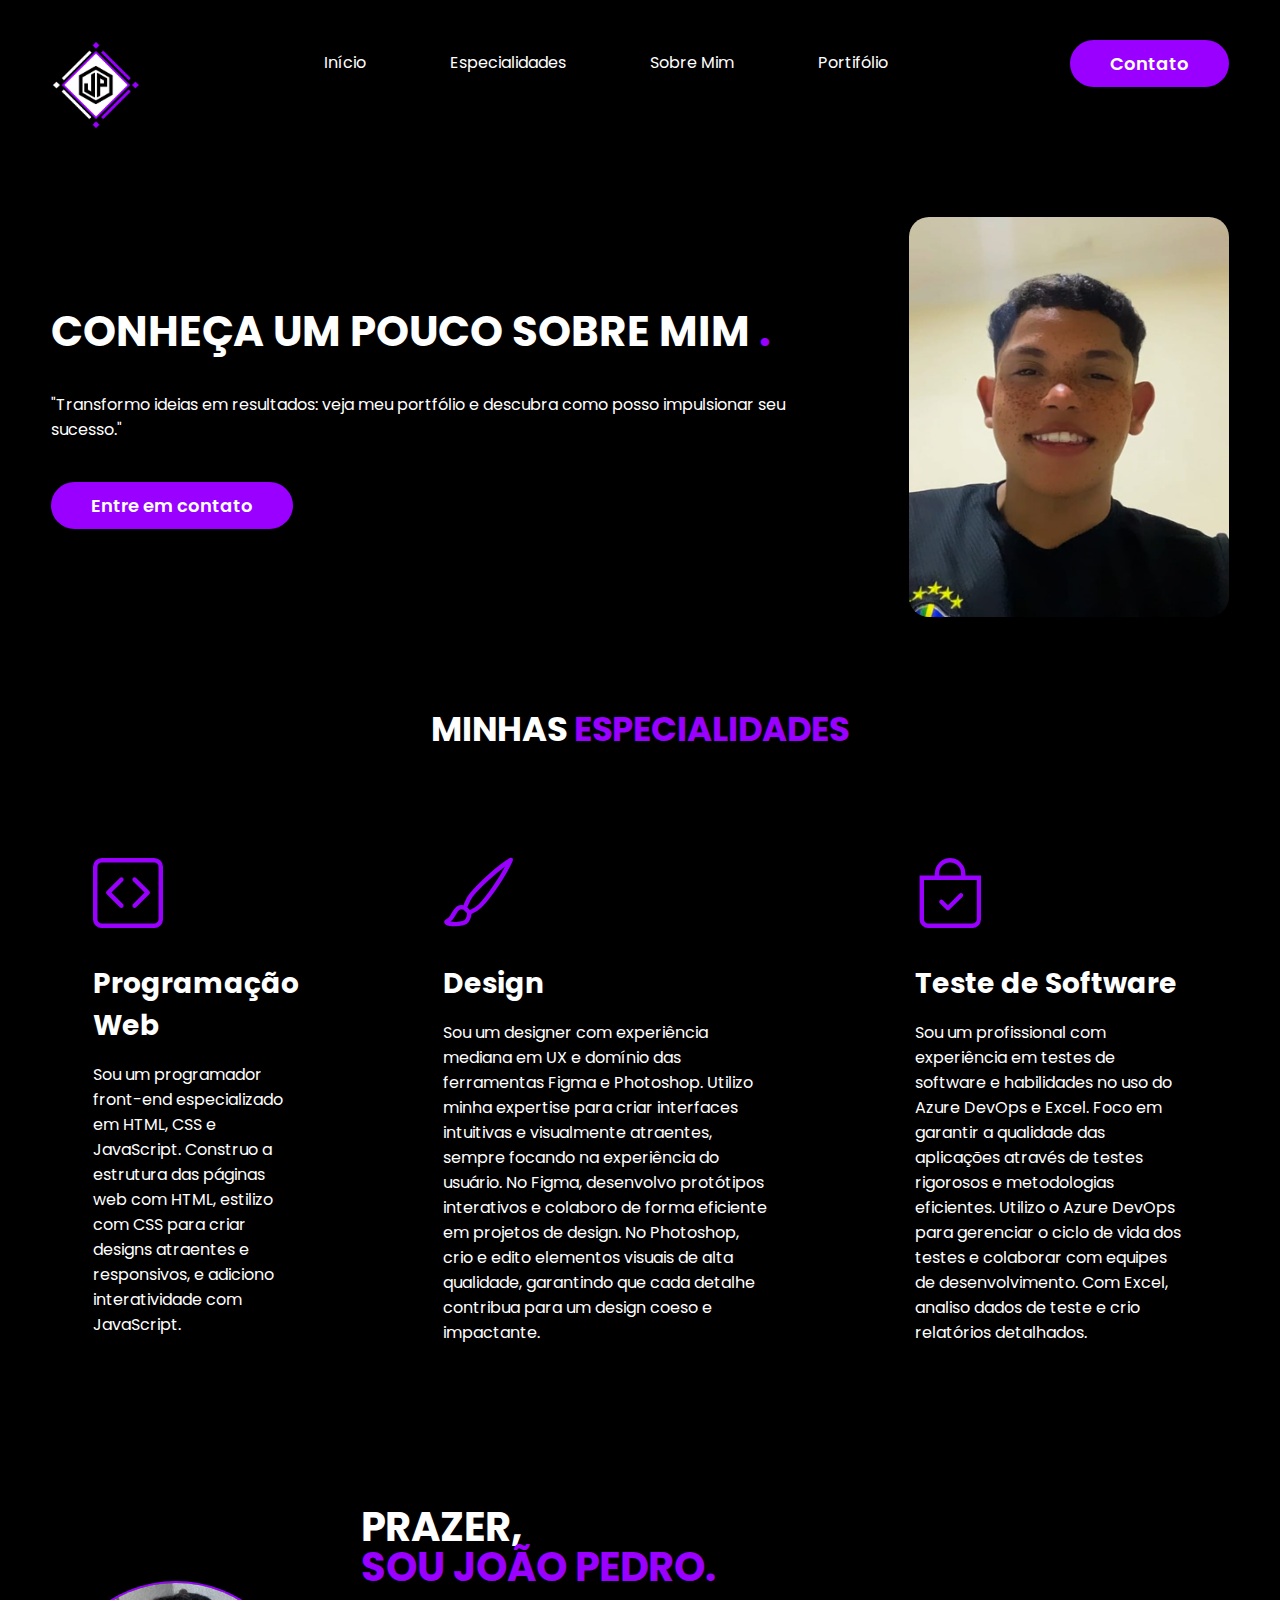
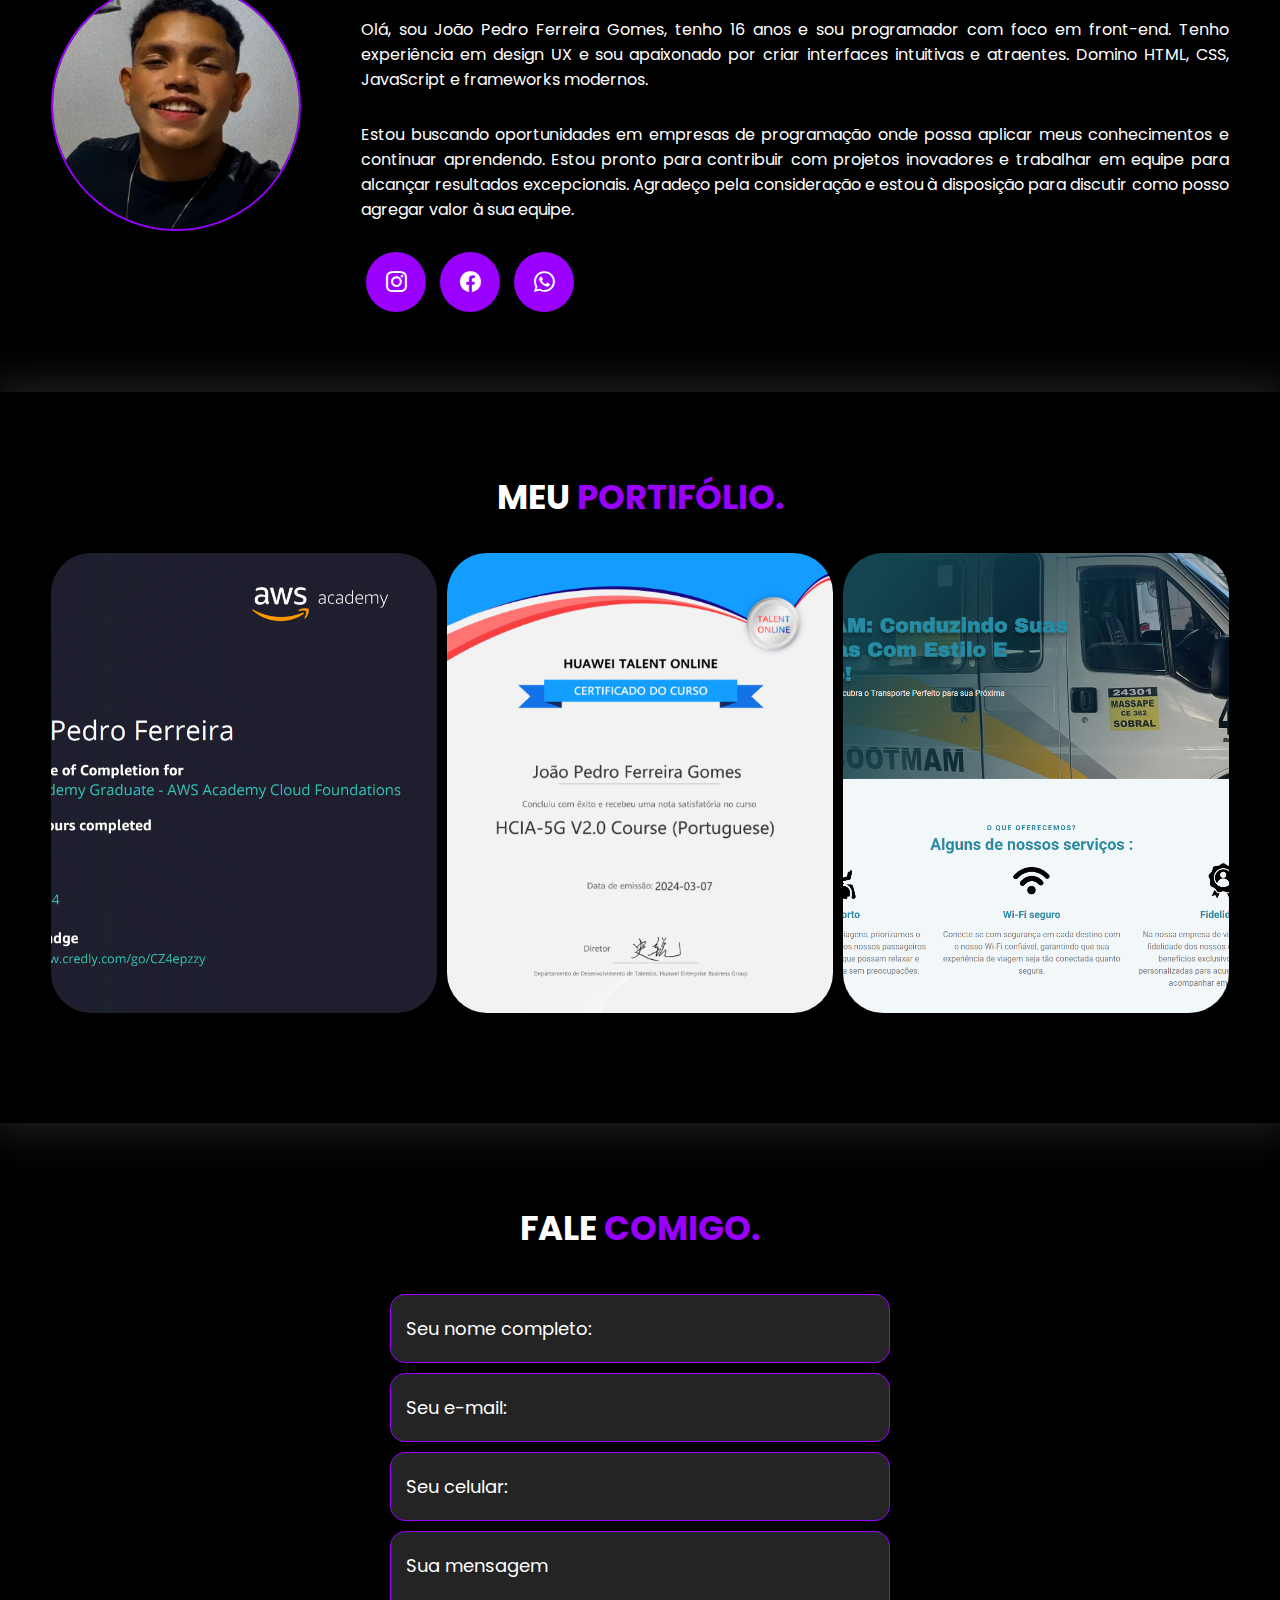
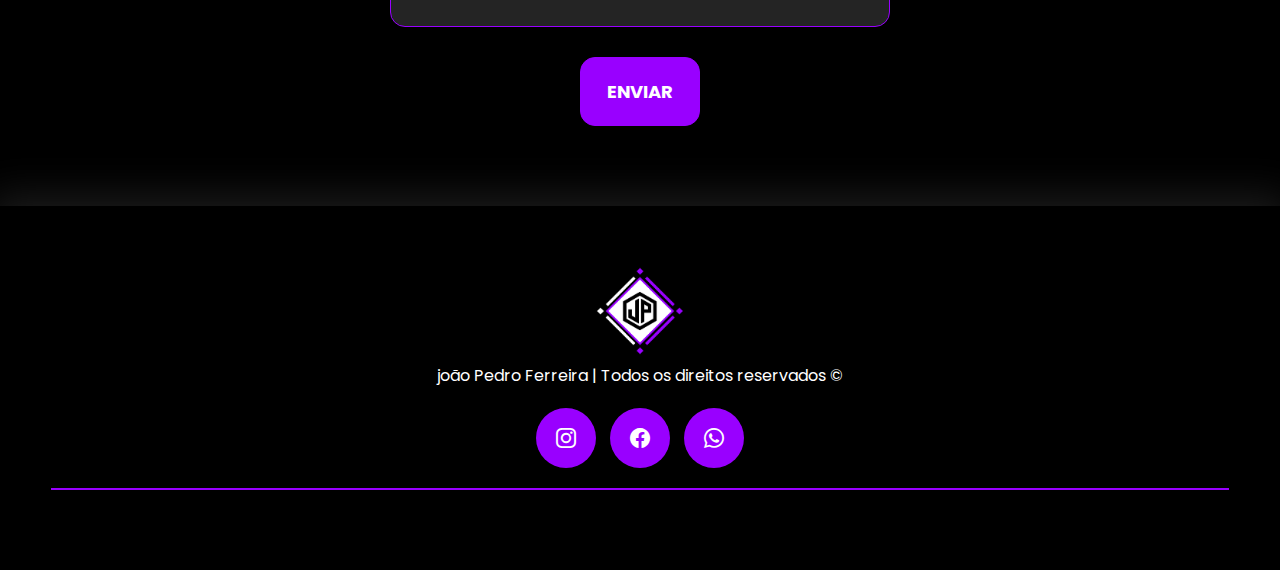
<file: index.html>
<!DOCTYPE html>
<html lang="en">
<head>
    <meta charset="UTF-8">
    <meta name="viewport" content="width=device-width, initial-scale=1.0">
    <link rel="preconnect" href="https://fonts.googleapis.com">
    <link rel="preconnect" href="https://fonts.gstatic.com" crossorigin>
    <link href="https://fonts.googleapis.com/css2?family=Poppins:ital,wght@0,100;0,200;0,300;0,400;0,500;0,600;0,700;0,800;0,900;1,100;1,200;1,300;1,400;1,500;1,600;1,700;1,800;1,900&display=swap" rel="stylesheet">
    <link rel="stylesheet" href="https://cdn.jsdelivr.net/npm/bootstrap-icons@1.11.3/font/bootstrap-icons.min.css">
    <title>Portfólio</title>
    <link rel="stylesheet" href="CSS/style.css">
</head>
<body>
    <header>
        <div class="interface">
            <div class="logo">
                <a href="#">
                    <img src="img/Untitled.png" alt="">
                </a>
            </div><!--logo-->
            <nav class="menu-desktop">
                <ul>
                    <li><a href="#inicio">Início</a></li>
                    <li><a href="#especialidades">Especialidades</a></li>
                    <li><a href="#sobre">Sobre Mim</a></li>
                    <li><a href="#port">Portifólio</a></li>
                </ul>
            </nav>
            <div class="bnt-contato">
                <a href="#contato">
                    <button>Contato</button>
                </a> 

            </div>
        </div>
    </header>
    <main>
        <section class="topo-do-site">
            <div class="interface">
                <div class="flex" id="top">
                    <div class="txt-topo-do-site">
                        <h1>CONHEÇA UM POUCO SOBRE MIM <span>.</span></h1>
                        <p>"Transformo ideias em resultados: veja meu portfólio e descubra como posso impulsionar seu sucesso."</p>
                        <div class="bnt-contato">
                            <a href="#contato">
                                <button>Entre em contato</button>
                            </a>
                        </div>
                    </div>
                    <div class="img-top-site">
                        <img src="img/jp.jpeg" style="width: 320px; height: 400px;" alt="">
                    </div>
                </div>
            </div>
        </section>
        
        
        <section class="especialidades" id="especialidades">
            <div class="interface">
                <h2 class="titulo">MINHAS <span>ESPECIALIDADES</span></h2>
                <div class="flex">
                    <div class="especialidades-box">
                        <i class="bi bi-code-square"></i>
                        <h3>Programação Web</h3>
                        <p>Sou um programador front-end especializado em HTML, CSS e JavaScript. Construo a estrutura das páginas web com HTML, estilizo com CSS para criar designs atraentes e responsivos, e adiciono interatividade com JavaScript.</p>
                    </div>
                    <div class="especialidades-box">
                        <i class="bi bi-brush"></i>
                        <h3>Design</h3>
                        <p>Sou um designer com experiência mediana em UX e domínio das ferramentas Figma e Photoshop. Utilizo minha expertise para criar interfaces intuitivas e visualmente atraentes, sempre focando na experiência do usuário. No Figma, desenvolvo protótipos interativos e colaboro de forma eficiente em projetos de design. No Photoshop, crio e edito elementos visuais de alta qualidade, garantindo que cada detalhe contribua para um design coeso e impactante.</p>
                    </div>
                    <div class="especialidades-box">
                        <i class="bi bi-bag-check"></i>
                        <h3>Teste de Software</h3>
                        <p>Sou um profissional com experiência em testes de software e habilidades no uso do Azure DevOps e Excel. Foco em garantir a qualidade das aplicações através de testes rigorosos e metodologias eficientes. Utilizo o Azure DevOps para gerenciar o ciclo de vida dos testes e colaborar com equipes de desenvolvimento. Com Excel, analiso dados de teste e crio relatórios detalhados.</p>
                    </div>
                </div> 
            </div>
        
        </section>
        
        
        <section class="sobre" id="sobre"> 
            <div class="interface">
                <div class="flex">
                    <div class="img-sobre">
                        <img src="img/img-sobre.jpeg" alt="">
                    </div>
                    <div class="txt-sobre">
                        <h2>PRAZER, <span>SOU JOÃO PEDRO.</span></h2>
                        <p>Olá, sou João Pedro Ferreira Gomes, tenho 16 anos e sou programador com foco em front-end. Tenho experiência em design UX e sou apaixonado por criar interfaces intuitivas e atraentes. Domino HTML, CSS, JavaScript e frameworks modernos.</p>
                        <p>Estou buscando oportunidades em empresas de programação onde possa aplicar meus conhecimentos e continuar aprendendo. Estou pronto para contribuir com projetos inovadores e trabalhar em equipe para alcançar resultados excepcionais. Agradeço pela consideração e estou à disposição para discutir como posso agregar valor à sua equipe.</p>
                        <div class="btn-social">
                            <a href="https://www.instagram.com/jp.ferreiira_?igsh=eW1iaGo3c2Z5c2gw"><button><i class="bi bi-instagram"></i></button></a>
                            <a href="https://www.facebook.com/joaopedro.ferreiragomes.33?mibextid=ZbWKwL"><button><i class="bi bi-facebook"></i></button></a>
                            <a href="https://wa.me/qr/LUDLJVDPQM6RN1"><button><i class="bi bi-whatsapp"></i></button></a>
                            
                        </div>
                    </div>
                </div>
            </div>
        </section>
        
        
        <section class="portifolio" id="port">
            <div class="interface">
                <h2 class="titulo">MEU <span>PORTIFÓLIO.</span></h2>
                <div class="flex">
                    <div class="img-port" style="background-image: url(img/certificado\ AWS.png);width: 500px;"></div>
                    <div class="img-port" style="background-image: url(img/certificado_hauwei.png); width: 500px;"></div>
                    <div class="img-port" style="background-image: url(img/wordpress-topic.png); width: 500px; background-position: center; background-size: cover;"></div>
                </div>
            </div>
        </section>
   
        <section class="formulario" id="contato">
            <div class="interface">
                <h2 class="titulo">FALE <span>COMIGO.</span></h2>

                <form action="">
                    <input type="text" name="" id="" placeholder="Seu nome completo:" required>
                    <input type="text" name="" id="" placeholder="Seu e-mail:" required>
                    <input type="text" name="" id="" placeholder="Seu celular:">
                    <textarea name="" id="" placeholder="Sua mensagem" required></textarea>
                    <div class="btn-enviar"><input type="submit" value="ENVIAR" href="mailto:joaopedrofh07@gmail.com"></div>
                </form>
            </div><!--interface-->
        </section><!--formulario-->

    </main>

    <footer>
        <div class="interface">
            <div class="line-footer">
                <div class="flex">
                    <div class="logo-footer">
                        <img src="img/Untitled.png" alt="">
                    </div><!--logo-footer-->
                    <p>joão Pedro Ferreira | Todos os direitos reservados &copy;</p>
                    <div class="btn-social">
                        <div class="btn-social">
                            <a href="https://www.instagram.com/jp.ferreiira_?igsh=eW1iaGo3c2Z5c2gw"><button><i class="bi bi-instagram"></i></button></a>
                            <a href="https://www.facebook.com/joaopedro.ferreiragomes.33?mibextid=ZbWKwL"><button><i class="bi bi-facebook"></i></button></a>
                            <a href="https://wa.me/qr/LUDLJVDPQM6RN1"><button><i class="bi bi-whatsapp"></i></button></a>
                        </div>
                    </div><!--btn-social-->
                </div>
            </div><!--line-footer-->

            <div class="line-footer borda">
            </div><!--line-footer-->
        </div><!--interface-->
    </footer>

    <script>
        
let btnMenu = document.getElementById('btn-menu')
let menu = document.getElementById('menu-mobile')
let overlay = document.getElementById('overlay-menu')

btnMenu.addEventListener('click', ()=>{
    menu.classList.add('abrir-menu')
})

menu.addEventListener('click', ()=>{
    menu.classList.remove('abrir-menu')
})

overlay.addEventListener('click', ()=>{
    menu.classList.remove('abrir-menu')
})

    </script>

</body>
</html>
</file>
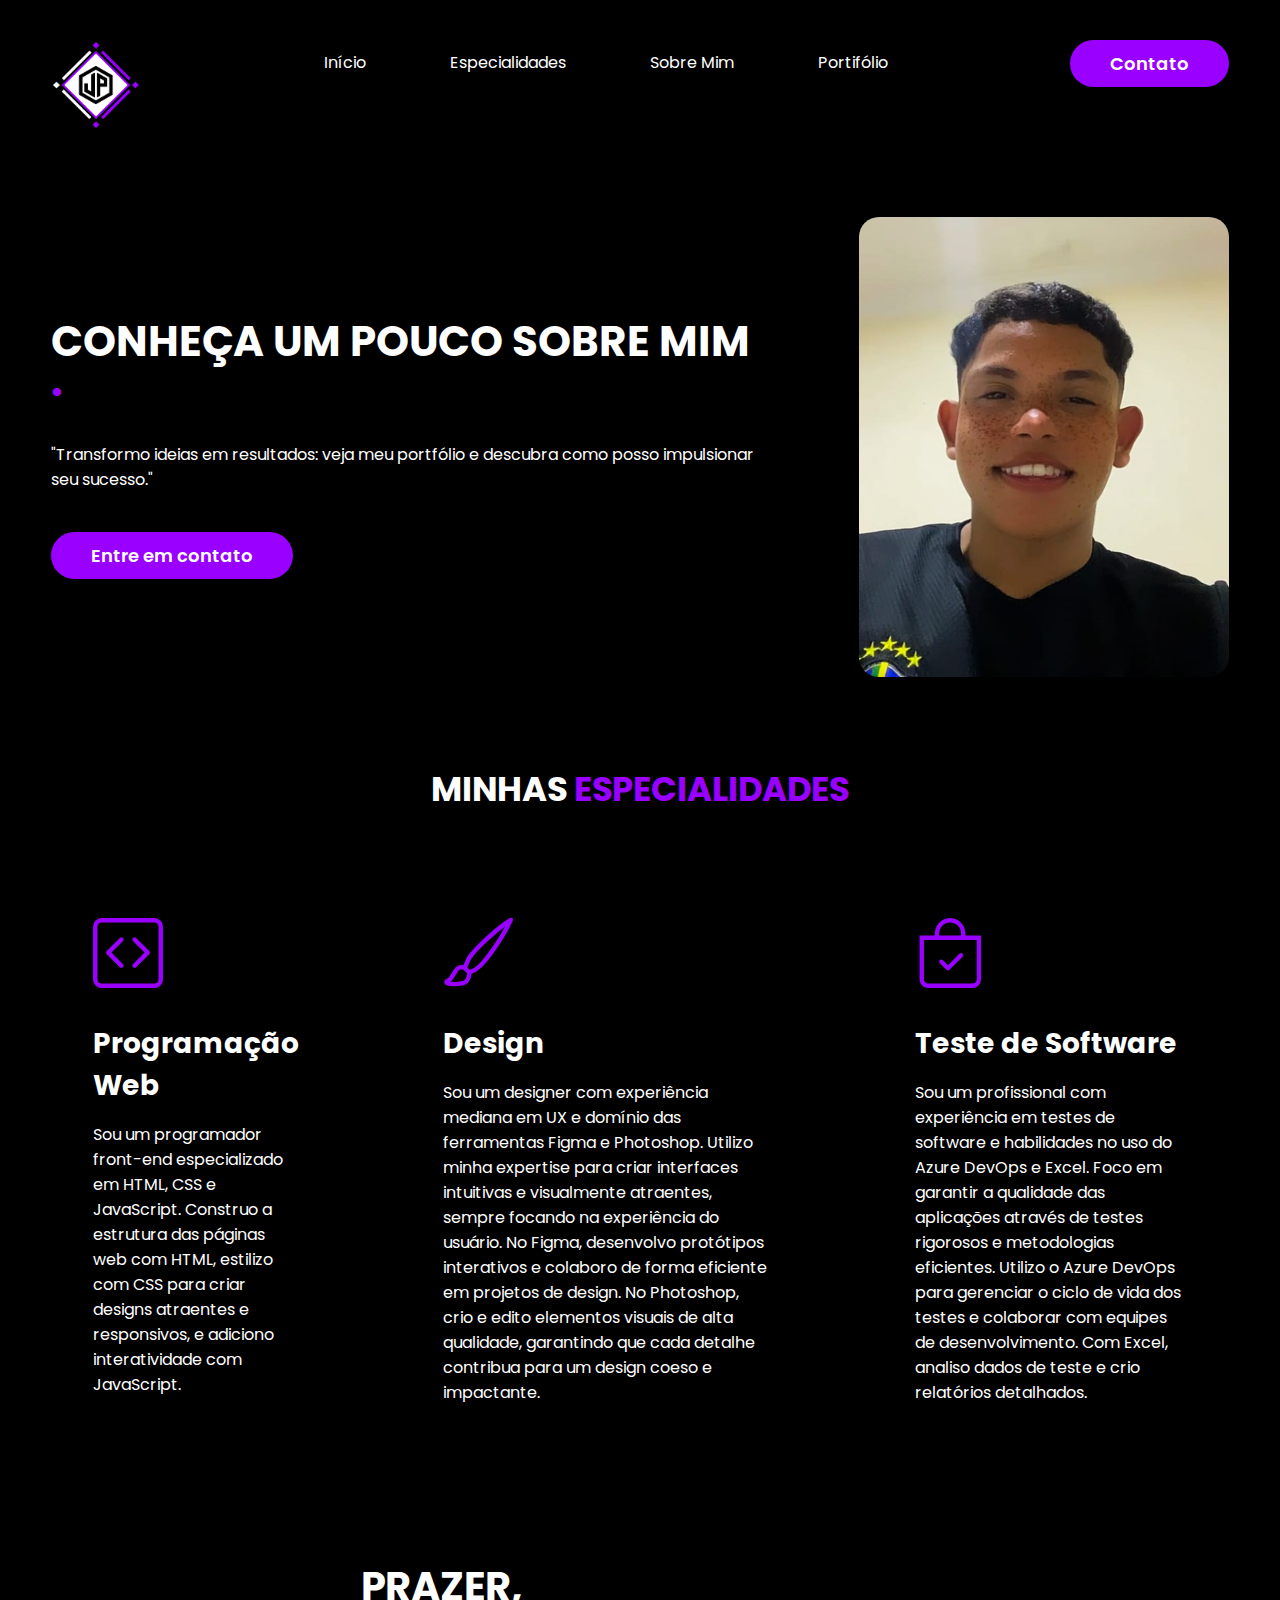
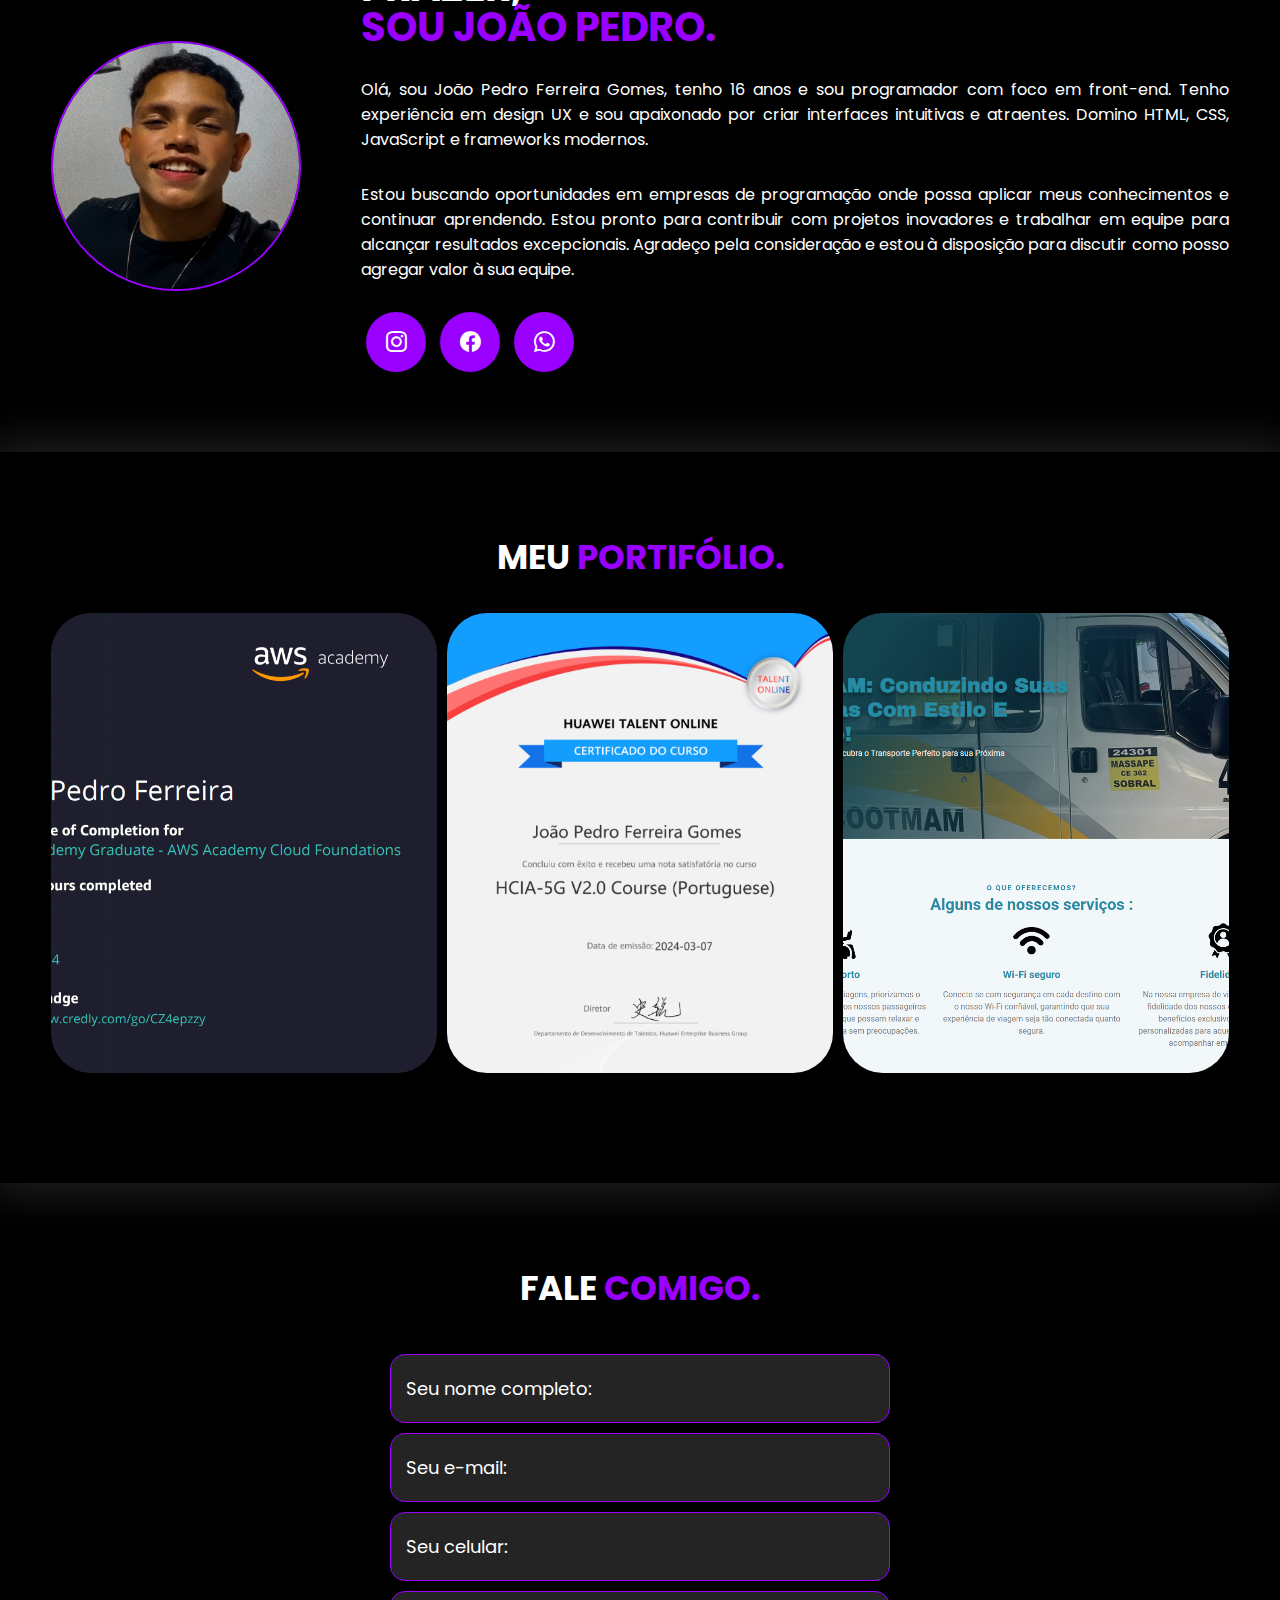
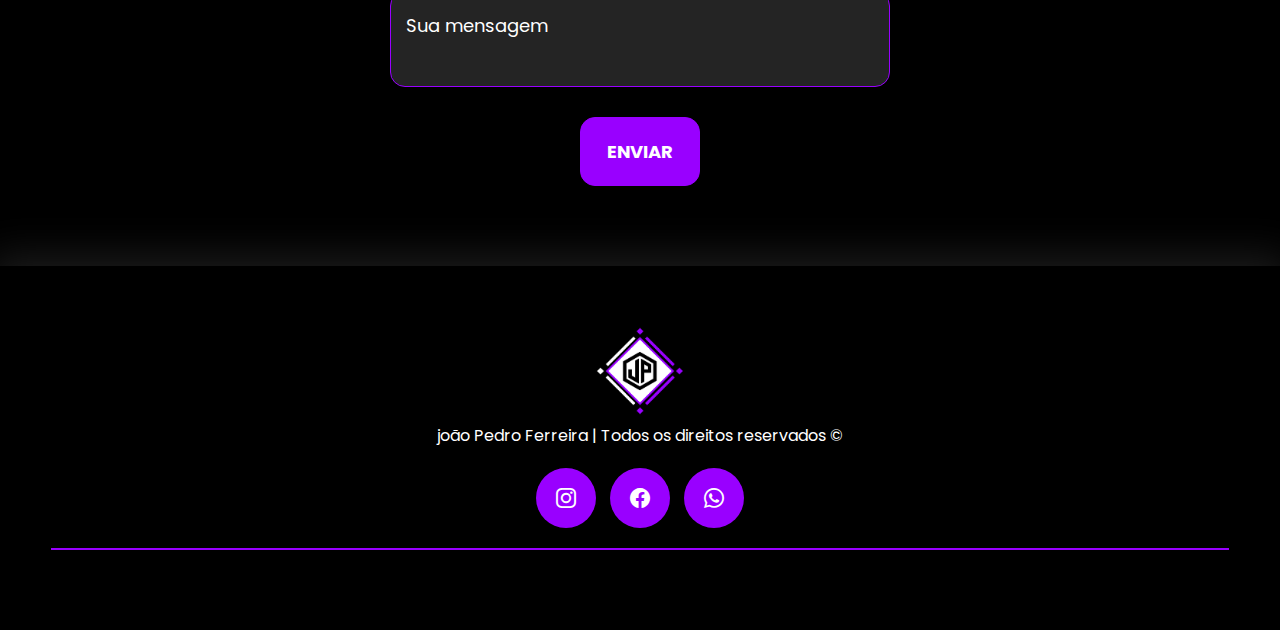
<file: Landing_page.html>
<!DOCTYPE html>
<html lang="en">
<head>
    <meta charset="UTF-8">
    <meta name="viewport" content="width=device-width, initial-scale=1.0">
    <link rel="preconnect" href="https://fonts.googleapis.com">
    <link rel="preconnect" href="https://fonts.gstatic.com" crossorigin>
    <link href="https://fonts.googleapis.com/css2?family=Poppins:ital,wght@0,100;0,200;0,300;0,400;0,500;0,600;0,700;0,800;0,900;1,100;1,200;1,300;1,400;1,500;1,600;1,700;1,800;1,900&display=swap" rel="stylesheet">
    <link rel="stylesheet" href="https://cdn.jsdelivr.net/npm/bootstrap-icons@1.11.3/font/bootstrap-icons.min.css">
    <title>Portifólio</title>
    <link rel="stylesheet" href="CSS/style.css">
</head>
<body>
    <header>
        <div class="interface">
            <div class="logo">
                <a href="#">
                    <img src="img/Untitled.png" alt="">
                </a>
            </div><!--logo-->
            <nav class="menu-desktop">
                <ul>
                    <li><a href="#inicio">Início</a></li>
                    <li><a href="#especialidades">Especialidades</a></li>
                    <li><a href="#sobre">Sobre Mim</a></li>
                    <li><a href="#port">Portifólio</a></li>
                </ul>
            </nav>
            <div class="bnt-contato">
                <a href="#contato">
                    <button>Contato</button>
                </a> 

            </div>
        </div>
    </header>
    <main>
        <section class="topo-do-site">
            <div class="interface">
                <div class="flex">
                    <div class="txt-topo-do-site">
                        <h1>CONHEÇA UM POUCO SOBRE MIM <span>.</span></h1>
                        <p>"Transformo ideias em resultados: veja meu portfólio e descubra como posso impulsionar seu sucesso."</p>
                        <div class="bnt-contato">
                            <a href="#">
                                <button>Entre em contato</button>
                            </a>
                        </div>
                    </div>
                    <div class="img-top-site">
                        <img src="img/jp.jpeg" alt="">
                    </div>
                </div>
            </div>
        </section>
        
        
        <section class="especialidades" id="especialidades">
            <div class="interface">
                <h2 class="titulo">MINHAS <span>ESPECIALIDADES</span></h2>
                <div class="flex">
                    <div class="especialidades-box">
                        <i class="bi bi-code-square"></i>
                        <h3>Programação Web</h3>
                        <p>Sou um programador front-end especializado em HTML, CSS e JavaScript. Construo a estrutura das páginas web com HTML, estilizo com CSS para criar designs atraentes e responsivos, e adiciono interatividade com JavaScript.</p>
                    </div>
                    <div class="especialidades-box">
                        <i class="bi bi-brush"></i>
                        <h3>Design</h3>
                        <p>Sou um designer com experiência mediana em UX e domínio das ferramentas Figma e Photoshop. Utilizo minha expertise para criar interfaces intuitivas e visualmente atraentes, sempre focando na experiência do usuário. No Figma, desenvolvo protótipos interativos e colaboro de forma eficiente em projetos de design. No Photoshop, crio e edito elementos visuais de alta qualidade, garantindo que cada detalhe contribua para um design coeso e impactante.</p>
                    </div>
                    <div class="especialidades-box">
                        <i class="bi bi-bag-check"></i>
                        <h3>Teste de Software</h3>
                        <p>Sou um profissional com experiência em testes de software e habilidades no uso do Azure DevOps e Excel. Foco em garantir a qualidade das aplicações através de testes rigorosos e metodologias eficientes. Utilizo o Azure DevOps para gerenciar o ciclo de vida dos testes e colaborar com equipes de desenvolvimento. Com Excel, analiso dados de teste e crio relatórios detalhados.</p>
                    </div>
                </div> 
            </div>
        
        </section>
        
        
        <section class="sobre" id="sobre"> 
            <div class="interface">
                <div class="flex">
                    <div class="img-sobre">
                        <img src="img/img-sobre.jpeg" alt="">
                    </div>
                    <div class="txt-sobre">
                        <h2>PRAZER, <span>SOU JOÃO PEDRO.</span></h2>
                        <p>Olá, sou João Pedro Ferreira Gomes, tenho 16 anos e sou programador com foco em front-end. Tenho experiência em design UX e sou apaixonado por criar interfaces intuitivas e atraentes. Domino HTML, CSS, JavaScript e frameworks modernos.</p>
                        <p>Estou buscando oportunidades em empresas de programação onde possa aplicar meus conhecimentos e continuar aprendendo. Estou pronto para contribuir com projetos inovadores e trabalhar em equipe para alcançar resultados excepcionais. Agradeço pela consideração e estou à disposição para discutir como posso agregar valor à sua equipe.</p>
                        <div class="btn-social">
                            <a href="https://www.instagram.com/jp.ferreiira_?igsh=eW1iaGo3c2Z5c2gw"><button><i class="bi bi-instagram"></i></button></a>
                            <a href="https://www.facebook.com/joaopedro.ferreiragomes.33?mibextid=ZbWKwL"><button><i class="bi bi-facebook"></i></button></a>
                            <a href="https://wa.me/qr/LUDLJVDPQM6RN1"><button><i class="bi bi-whatsapp"></i></button></a>
                            
                        </div>
                    </div>
                </div>
            </div>
        </section>
        
        
        <section class="portifolio" id="port">
            <div class="interface">
                <h2 class="titulo">MEU <span>PORTIFÓLIO.</span></h2>
                <div class="flex">
                    <div class="img-port" style="background-image: url(img/certificado\ AWS.png);width: 500px;"></div>
                    <div class="img-port" style="background-image: url(img/certificado_hauwei.png); width: 500px;"></div>
                    <div class="img-port" style="background-image: url(img/wordpress-topic.png); width: 500px; background-position: center; background-size: cover;"></div>
                </div>
            </div>
        </section>
   
        <section class="formulario" id="contato">
            <div class="interface">
                <h2 class="titulo">FALE <span>COMIGO.</span></h2>

                <form action="">
                    <input type="text" name="" id="" placeholder="Seu nome completo:" required>
                    <input type="text" name="" id="" placeholder="Seu e-mail:" required>
                    <input type="text" name="" id="" placeholder="Seu celular:">
                    <textarea name="" id="" placeholder="Sua mensagem" required></textarea>
                    <div class="btn-enviar"><input type="submit" value="ENVIAR"></div>
                </form>
            </div><!--interface-->
        </section><!--formulario-->

    </main>

    <footer>
        <div class="interface">
            <div class="line-footer">
                <div class="flex">
                    <div class="logo-footer">
                        <img src="img/Untitled.png" alt="">
                    </div><!--logo-footer-->
                    <p>joão Pedro Ferreira | Todos os direitos reservados &copy;</p>
                    <div class="btn-social">
                        <div class="btn-social">
                            <a href="https://www.instagram.com/jp.ferreiira_?igsh=eW1iaGo3c2Z5c2gw"><button><i class="bi bi-instagram"></i></button></a>
                            <a href="https://www.facebook.com/joaopedro.ferreiragomes.33?mibextid=ZbWKwL"><button><i class="bi bi-facebook"></i></button></a>
                            <a href="https://wa.me/qr/LUDLJVDPQM6RN1"><button><i class="bi bi-whatsapp"></i></button></a>
                        </div>
                    </div><!--btn-social-->
                </div>
            </div><!--line-footer-->

            <div class="line-footer borda">
            </div><!--line-footer-->
        </div><!--interface-->
    </footer>

    <script>
        
let btnMenu = document.getElementById('btn-menu')
let menu = document.getElementById('menu-mobile')
let overlay = document.getElementById('overlay-menu')

btnMenu.addEventListener('click', ()=>{
    menu.classList.add('abrir-menu')
})

menu.addEventListener('click', ()=>{
    menu.classList.remove('abrir-menu')
})

overlay.addEventListener('click', ()=>{
    menu.classList.remove('abrir-menu')
})

    </script>

</body>
</html>
</file>
<file: CSS/style.css>
:root{
    --h2: 40px;
}
/*ESTILO GERAL*/
img{
    height: 270px;
    width: 270px;
}
h2.titulo{
    color: #ffffff;
    font-size: 34px;
    text-align: center;
}

h2.titulo span{
    color:#9900ff ;
}

.flex{
    display: flex;
}

*{
    margin: 0;
    padding: 0;
    box-sizing: border-box;
    font-family: "Poppins", sans-serif;
}


.interface .menu-desktop ul{
    scroll-behavior: smooth;
}

body{
    background-color: #000;
    height: 100vh;
}

.interface{
    max-width: 1280px;
    margin: 0 auto;

}
.bnt-contato button{
    padding: 10px 40px;
    font-size: 18px;
    font-weight: 600;
    background-color: #9900ff;
    border: 0;
    border-radius: 30px;
    cursor: pointer;
    transition: .2s;
    color: #fff;
}
button:hover{
    box-shadow: 0px 0px 8px #9900ff;
    transform: scale(1.05);
}

/*ESTILO DO CABECALHO*/
header{
    padding: 40px 4%;
}

header > .interface{
    display: flex;
    align-itens: center;
    justify-content: space-between;
}

header a{
    color: #ffffff;
    text-decoration: none;
    display: inline-block;
    transition: .2s;
}
header a:hover{
    color: #9900ff;
    transform: scale(1.05);
}

header nav ul{
    list-style-type: none;
    padding: 10px;
}

header nav ul li{
    display: inline;
    padding: 0 40px;
}

.logo img{
    width: 90px;
    height: 90px;
}
  
.bnt-contato button:hover{
    box-shadow: 0px 0px 8px #9900ff;
    transform: scale(1.05);
}




/*ESTILO DO TOPO DO SITE*/
section.topo-do-site{
    padding: 40px 4%;
}
section.topo-do-site .flex{
    align-items: center;
    justify-content: center;
    gap: 90px;
}
.topo-do-site h1{
    color: #ffffff;
    font-size: 42px;
    line-height: 40px;
}
.topo-do-site .txt-topo-do-site h1 span{
    color: #9900ff;
}
.topo-do-site .txt-topo-do-site p{
    color: #ffffff;
    margin: 40px 0px;
}

.topo-do-site .img-top-site img{
    position: relative;
    animation: flutuar 2s ease-in-out infinite alternate;
    animation-delay: 5s;
    border-radius: 20px;
    width: 370px;
    height: 460px;
}

@keyframes flutuar{
    0%{
        top:0;
    }
 
    100%{
        top: 30px;
    }

}


/*ESTILO DAS ESPECIALIDAADES*/
section.especialidades{
    padding: 40px 4%;
}
.especialidades .especialidades-box{
    color: #ffffff;
    padding: 40px;
    border: 2px solid #000000;
    margin-top: 45px;
    border-radius: 20px;
    transition: .2s;
}
.especialidades .especialidades-box:hover{
    transform: scale(1.05);
    box-shadow: 0 0 8px #ffffff75;
}
.especialidades .especialidades-box i{
    font-size: 70px;
    color: #9900ff;
}
.especialidades .especialidades-box h3{
    font-size: 28px;
    margin: 15px 0;
}
section.especialidades .flex{
    gap: 60px;
}


/*ESTILO DO SOBRE*/
section.sobre{
    padding: 80px 4%;
}
.sobre .txt-sobre{
    color: #ffffff;
}
section.sobre .flex{
    align-items: center;
    gap: 60px;
}
.sobre .txt-sobre h2{
    font-size: 40px;
    line-height: 40px;
    margin-bottom: 30px;
}
.sobre .txt-sobre h2 span{
    color: #9900ff;
    display: block;
}
.sobre .txt-sobre p{
    margin: 30px 0;
    text-align: justify;
}
.sobre .txt-sobre .btn-social a >  button{
    width: 60px;
    height: 60px;
    border-radius: 30px;
    border: none;
    background-color: #9900ff;
    font-size: 20px;
    cursor: pointer;
    margin: 0 5px;
    transition: .2s;
    color: #fff;
}
.sobre .txt-sobre .btn-social button i {
    font-size: 1.3rem;
}

.img-sobre img{
    background-position: center;
    background-size: cover;
    border-radius: 50%;
    height: 250px;
    width: 250px;
    border: 2px solid #9900ff;
}

/*ESTILO DO PORTIFOLIO*/
section.portifolio {
    padding: 80px 4%;
    box-shadow: 0 0 40px 10px #ffffff20;
}
section.portifolio .flex{
    justify-content: space-around;
}    
.img-port{
    width: 360px;
    height: 460px;
    background-size: cover;
    background-position: 100% 0%;
    transition: .5s;
    border-radius: 40px;
    cursor: pointer;
    margin-top: 30px;
    margin-bottom: 30px;
}

.img-port:nth-child(1){
    margin-right: 10px;
}

.img-port:nth-child(2){
    margin-right: 10px;
}


.img-port:hover {
    background-position: 100% 100%;
}


/* ESTILO DO FORMULÁRIO DE CONTATO */
section.formulario {
    padding: 80px 4%;
}

form {
    max-width: 500px;
    margin: 0 auto;
    display: flex;
    justify-content: center;
    flex-direction: column;
    gap: 10px;
    margin-top: 40px;
}

form input,
form textarea {
    width: 100%;
    background-color: #242424;
    border: 0;
    outline: 0;
    padding: 20px 15px;
    border-radius: 15px;
    color: #fff;
    font-size: 18px;
    border: 1px solid #9900ff;
}

form input::placeholder{
    color: #fff;
}

form textarea::placeholder{
    color: #fff;
}

form textarea {
    resize: none;
    max-height: 200px;
}

form .btn-enviar {
    margin-top: 20px;
    text-align: center;
}

form .btn-enviar input {
    width: 120px;
    background-color: #9900ff;
    color: #000;
    font-weight: 700;
    cursor: pointer;
    transition: .2s;
    color: #fff;
}

/* ESTILO DO RODAPÉ */

footer {
    padding: 40px 4%;
    box-shadow: 0 0 40px 10px #ffffff1d;
}

footer .flex {
    justify-content: space-between;
}

footer .line-footer {
    padding: 20px 0;
}

.borda {
    border-top: 2px solid #9900ff;
}

footer .line-footer p i {
    color: #9900ff;
    font-size: 22px;
}

footer .line-footer p a {
    color: #fff;
}

footer .btn-social a >  button{
    width: 60px;
    height: 60px;
    border-radius: 30px;
    border: none;
    background-color: #9900ff;
    font-size: 20px;
    cursor: pointer;
    margin: 0 5px;
    transition: .2s;
    color: #fff;
    margin-top: 20px;
}

.line-footer .flex{
    display: flex;
    justify-content: center;
    align-items: center;
    flex-direction: column;
}

 .logo-footer img{
    width: 90px;
    height: 90px;
}

footer .interface p{
    color: #fff;;
}

@media screen and (max-width: 1020px) {

    /* CLASSES GERAIS */
    .flex {
        flex-direction: column;
    }

    .topo-do-site .flex{
        flex-direction: column-reverse;
    }

    h2.titulo {
        font-size: 34px;
        line-height: 30px;
    }

    /* CABEÇALHO */
    .menu-desktop,
    .btn-contato {
        display: none;
    }

    /* TOPO DO SITE */

    section.topo-do-site .flex {
        gap: 40px;
    }

    section.topo-do-site {
        padding: 20px 8%;
    }

    .topo-do-site h1 {
        font-size: 30px;
    }


   #top{
    display: flex;
    align-items: center;
    justify-content: center;
   }
     
    .topo-do-site .img-topo-site img {
        width: 100%;
    }

    /* ESPECIALIDADES */
    section.especiliadades {
        padding: 40px 8%;
    }

    /* SOBRE */
    section.sobre {
        padding: 80px 8%;
    }

    .sobre .txt-sobre h2 {
        font-size: 34px;
        line-height: 35px;
        text-align: center;
    }
    
    .btn-social{
        text-align: center;
    }

    .img-sobre img{
        width: 100%;
    }

    /* PORTFÓLIO */
    section.portfolio {
        padding: 80px 8%;
    }

    .img-port {
        width: 100%;
        max-width: 300px;
        margin-left: 20px;
        margin-right: 20px;
        margin-top: 10px;
    }

    .img-port:first-child{
        margin-top: 20px;
    }
    
    section.portfolio .flex {
       gap: 60px;
    }

   

    /* RODAPÉ */
    footer .flex {
        flex-direction: column;
        gap: 30px;
    }

    footer .line-footer {
        text-align: center;
    }
}
</file>
